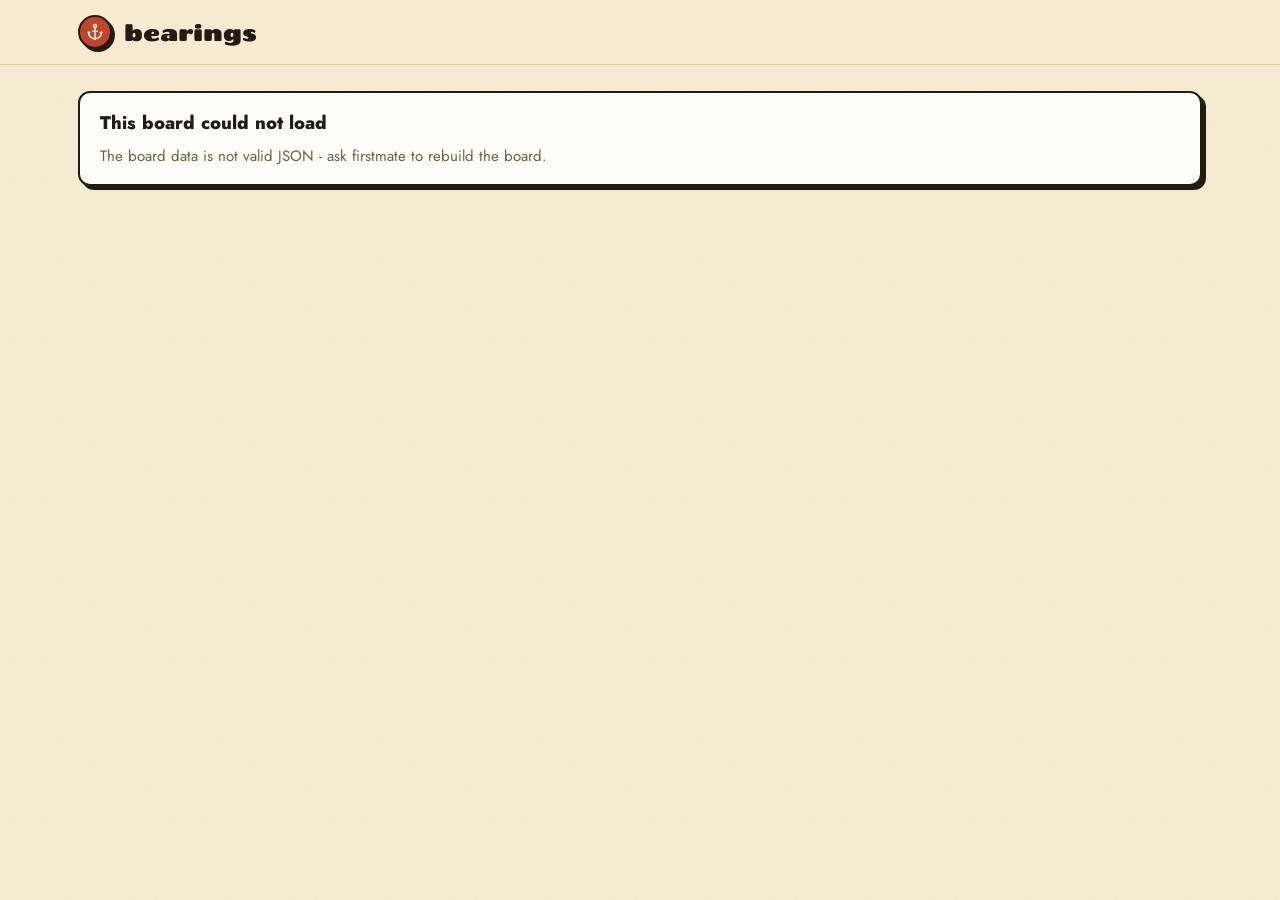
<file: .agents/skills/bearings/assets/board-template.html>
<!doctype html>
<html lang="en">
<head>
<meta charset="utf-8" />
<meta name="viewport" content="width=device-width, initial-scale=1" />
<title>Bearings - fleet board</title>
<style>
/* ============================================================
   Bearings board - Firstmate Design System, inlined for portability.
   Tokens copied verbatim from myfirstmate priv/static/assets/app.css
   (the compiled adoption of .agents/skills/firstmate-design).
   ============================================================ */
@import url("https://fonts.googleapis.com/css2?family=Chango&family=Jost:wght@400;500;600;700;800;900&family=JetBrains+Mono:wght@400;500;600;700&display=swap");

:root {
  --rust-700: #8f2f17; --rust-600: #a93a1f; --rust-500: #c0452a;
  --rust-400: #d35f3f; --rust-300: #e08365; --rust-100: #f4d8c9; --rust-050: #fbece3;
  --navy-700: #1a2238; --navy-600: #222c49; --navy-500: #2a3656;
  --navy-300: #6c7796; --navy-100: #d9deea;
  --gold-600: #b5791c; --gold-500: #e0a52e; --gold-300: #f0d38c; --gold-100: #f8ecc9;
  --ocean-600: #2f6688; --ocean-500: #3c7ea6; --ocean-200: #b6d4e2; --ocean-050: #e8f1f5;
  --sea-700: #234e3a; --sea-500: #2f6b4f; --sea-200: #b9d4c5; --sea-050: #e9f2ec;
  --paper-000: #fbf4e2; --paper-100: #f6ecd3; --paper-200: #f0e3c4; --paper-300: #e7d6ae;
  --cream-line: #ddc89c;
  --ink-900: #241c14; --ink-700: #3f3224; --ink-500: #6f5e46; --ink-300: #9c8a6c;
  --white: #fffdf7;
  --bg-page: var(--paper-100);
  --surface-card: var(--white);
  --surface-card-warm: var(--paper-000);
  --text-strong: var(--ink-900); --text-body: var(--ink-700);
  --text-muted: var(--ink-500); --text-faint: var(--ink-300);
  --border-default: var(--cream-line); --border-soft: var(--paper-300);
  --status-online: var(--sea-500); --status-online-soft: var(--sea-050);
  --status-warn: var(--gold-600); --status-warn-soft: var(--gold-100);
  --status-danger: var(--rust-600); --status-danger-soft: var(--rust-050);
  --status-info: var(--ocean-500); --status-info-soft: var(--ocean-050);
  --font-display: "Chango", "Cooper Black", Rockwell, Georgia, serif;
  --font-sans: "Jost", ui-sans-serif, system-ui, -apple-system, "Segoe UI", Roboto, Helvetica, Arial, sans-serif;
  --font-mono: "JetBrains Mono", ui-monospace, "SF Mono", Menlo, Consolas, monospace;
  --fs-h3: 1.4rem; --fs-h4: 1.15rem; --fs-base: 1rem; --fs-sm: 0.9375rem;
  --fs-xs: 0.8125rem; --fs-2xs: 0.6875rem;
  --ls-caps: 0.16em;
  --radius-xs: 6px; --radius-sm: 9px; --radius-md: 12px; --radius-banner: 7px;
  --radius-lg: 18px; --radius-pill: 999px;
  --shadow-sm: 0 1px 2px rgba(36, 28, 20, 0.06), 0 4px 10px rgba(36, 28, 20, 0.06);
  --shadow-hard: 4px 4px 0 var(--ink-900);
  --shadow-hard-sm: 3px 3px 0 var(--ink-900);
  --texture-paper: url("data:image/svg+xml,%3Csvg xmlns='http://www.w3.org/2000/svg' width='160' height='160'%3E%3Cfilter id='n'%3E%3CfeTurbulence type='fractalNoise' baseFrequency='0.85' numOctaves='2' stitchTiles='stitch'/%3E%3CfeColorMatrix type='saturate' values='0'/%3E%3C/filter%3E%3Crect width='100%25' height='100%25' filter='url(%23n)' opacity='0.045'/%3E%3C/svg%3E");
  --focus-ring: 0 0 0 3px var(--gold-300);
  --container-app: 1180px;
}

* { box-sizing: border-box; }
html, body { margin: 0; padding: 0; }
body {
  font-family: var(--font-sans);
  color: var(--text-body);
  background: var(--bg-page);
  background-image: var(--texture-paper);
  line-height: 1.55;
  -webkit-font-smoothing: antialiased;
}
a { color: inherit; text-decoration: none; }

/* ---- fm-badge (enamel sign-pin), verbatim contract ---- */
.fm-badge {
  display: inline-flex; align-items: center; gap: 6px;
  font-size: var(--fs-2xs); font-weight: 800; line-height: 1;
  padding: 5px 9px 4px; text-transform: uppercase; letter-spacing: 0.07em;
  border-radius: var(--radius-xs); border: 1.5px solid var(--ink-900);
  box-shadow: 2px 2px 0 var(--ink-900); white-space: nowrap;
}
.fm-badge--online  { background: var(--sea-500);  color: var(--paper-000); }
.fm-badge--warn    { background: var(--gold-500); color: var(--navy-700); }
.fm-badge--danger  { background: var(--rust-600); color: var(--paper-000); }
.fm-badge--info    { background: var(--ocean-500); color: var(--paper-000); }
.fm-badge--neutral { background: var(--paper-000); color: var(--ink-900); }
.fm-badge--solid   { background: var(--rust-500); color: var(--paper-000); }

/* ---- fm-btn ---- */
.fm-btn {
  display: inline-flex; align-items: center; justify-content: center; gap: 8px;
  font-family: var(--font-sans); font-weight: 800; line-height: 1; white-space: nowrap;
  border: 2px solid transparent; border-radius: var(--radius-banner); cursor: pointer;
  text-decoration: none; transition: background 120ms, border-color 120ms, transform 120ms, box-shadow 120ms;
}
.fm-btn:focus-visible { outline: none; box-shadow: var(--focus-ring); }
.fm-btn:active { transform: translateY(1px); }
.fm-btn--sm { font-size: var(--fs-xs); padding: 8px 16px; }
.fm-btn--primary { background: var(--rust-500); color: var(--white); border-color: var(--ink-900); box-shadow: var(--shadow-hard-sm); }
.fm-btn--primary:hover { background: var(--rust-600); }
.fm-btn--gold { background: var(--gold-500); color: var(--navy-700); border-color: var(--ink-900); box-shadow: var(--shadow-hard-sm); }
.fm-btn--gold:hover { background: var(--gold-600); color: var(--white); }
.fm-btn[disabled] { opacity: 0.5; cursor: not-allowed; }

/* ---- fm-card ---- */
.fm-card {
  background: var(--surface-card); border: 1px solid var(--border-default);
  border-radius: var(--radius-lg); box-shadow: var(--shadow-sm); overflow: hidden;
}
.fm-card--poster { border: 2px solid var(--ink-900); box-shadow: var(--shadow-hard); border-radius: var(--radius-md); }
.fm-card--warm { background: var(--surface-card-warm); }

/* ---- fm-sign (eyebrow section label) ---- */
.fm-sign {
  display: inline-flex; align-items: center; gap: 8px; font-weight: 800;
  text-transform: uppercase; letter-spacing: var(--ls-caps); font-size: var(--fs-xs);
  line-height: 1; white-space: nowrap;
}
.fm-sign--eyebrow { color: var(--rust-500); }
.fm-sign--muted { color: var(--ink-500); }
.fm-sign svg { width: 14px; height: 14px; }
.fm-ico { width: 1.15em; height: 1.15em; flex: none; vertical-align: -0.18em; }

/* ============================================================
   Board chrome (bb-*) - built on the same tokens
   ============================================================ */
.bb-nav {
  position: sticky; top: 0; z-index: 20;
  background: color-mix(in srgb, var(--paper-100) 86%, transparent);
  backdrop-filter: saturate(150%) blur(10px);
  border-bottom: 1px solid var(--border-default);
}
.bb-nav__inner {
  max-width: var(--container-app); margin: 0 auto; padding: 0 28px; height: 64px;
  display: flex; align-items: center; justify-content: space-between; gap: 16px;
}
.bb-brand { display: inline-flex; align-items: center; gap: 12px; }
.bb-brand__disc {
  display: grid; place-items: center; width: 34px; height: 34px; flex: none;
  border-radius: 999px; background: var(--rust-500); color: var(--paper-000);
  border: 2px solid var(--ink-900); box-shadow: var(--shadow-hard-sm);
}
.bb-brand__disc svg { width: 60%; height: 60%; }
.bb-brand__wm { font-family: var(--font-display); font-size: 23px; color: var(--text-strong); line-height: 1; }
.bb-meta-mono { font-family: var(--font-mono); font-size: var(--fs-xs); color: var(--text-faint); white-space: nowrap; }

.bb-main {
  max-width: var(--container-app); margin: 0 auto;
  padding: 26px 28px 72px; display: flex; flex-direction: column; gap: 22px;
}

/* stat strip */
.bb-stats { display: grid; grid-template-columns: repeat(auto-fit, minmax(150px, 1fr)); gap: 12px; }
.bb-stat {
  display: flex; flex-direction: column; gap: 4px; padding: 14px 16px; min-width: 0;
  background: var(--surface-card-warm); border: 1px solid var(--border-soft); border-radius: var(--radius-md);
}
.bb-stat--call { background: var(--rust-050); border: 2px solid var(--rust-500); }
.bb-stat__num { font-family: var(--font-mono); font-size: var(--fs-h3); font-weight: 600; line-height: 1; color: var(--text-strong); }
.bb-stat--call .bb-stat__num { color: var(--rust-600); }
.bb-stat__label { font-family: var(--font-mono); font-size: var(--fs-2xs); letter-spacing: 0.04em; text-transform: uppercase; color: var(--text-muted); }

.bb-section { display: flex; flex-direction: column; gap: 12px; min-width: 0; }
.bb-section__head { display: flex; align-items: baseline; justify-content: space-between; gap: 12px; }
.bb-cols { display: grid; grid-template-columns: minmax(0,1fr) minmax(0,1fr); gap: 22px; }

/* ---- Captain's Call: one card at a time, dealt off a visible stack ---- */
.bb-callwrap { display: flex; flex-direction: column; gap: 12px; }
/* extra top margin clears the pile edges that poke below the active card */
.bb-stacknav { display: flex; align-items: center; gap: 10px; margin-top: 6px; }
.bb-stacknav__count { flex: 1 1 auto; font-family: var(--font-mono); font-size: var(--fs-xs); color: var(--text-muted); }
.bb-stacknav__btn {
  display: inline-grid; place-items: center; width: 34px; height: 34px; cursor: pointer;
  background: var(--surface-card); color: var(--text-strong);
  border: 1.5px solid var(--border-default); border-radius: var(--radius-sm);
  transition: background 120ms, border-color 120ms;
}
.bb-stacknav__btn:hover { background: var(--paper-100); border-color: var(--ink-500); }
.bb-stacknav__btn:focus-visible { outline: none; box-shadow: var(--focus-ring); }
.bb-stacknav__btn[disabled] { opacity: 0.4; cursor: not-allowed; }
.bb-stacknav__btn svg { width: 16px; height: 16px; }
/* the stack: a squared-up paper pile - solid card faces at slight opposing
   rotations, like dealt cards, not translucent offset rectangles. The pile
   thins as cards are answered: two edges, then one, then none on the last. */
.bb-call { position: relative; display: grid; }
.bb-call::before, .bb-call::after {
  content: ""; position: absolute; inset: 0; z-index: 0;
  background: var(--surface-card); border: 2px solid var(--ink-900);
  border-radius: var(--radius-md); box-shadow: var(--shadow-hard-sm);
}
.bb-call::before { transform: rotate(1.3deg) translate(4px, 5px); }
.bb-call::after  { transform: rotate(-1.1deg) translate(-3px, 9px); }
.bb-call--penult::after { display: none; }
.bb-call--last::before, .bb-call--last::after,
.bb-call--empty::before, .bb-call--empty::after { display: none; }
.bb-call > .bb-decision { grid-area: 1 / 1; z-index: 1; }
.bb-call > .bb-decision[hidden] { display: none; }
.bb-decision { display: flex; flex-direction: column; }
.bb-decision__pad { padding: 18px 20px 16px; display: flex; flex-direction: column; gap: 12px; flex: 1; }
.bb-decision__top { display: flex; align-items: center; justify-content: space-between; gap: 10px; }
.bb-decision__repo { font-family: var(--font-mono); font-size: var(--fs-2xs); color: var(--text-faint); white-space: nowrap; }
.bb-decision__title { margin: 0; font-size: var(--fs-h4); font-weight: 800; color: var(--text-strong); line-height: 1.25; }
.bb-decision__detail { margin: 0; font-size: var(--fs-sm); color: var(--text-muted); line-height: 1.45; }
/* about / decide / recommended - three scannable context rows */
.bb-ctx { display: flex; flex-direction: column; gap: 6px; }
.bb-ctx__row { display: grid; grid-template-columns: 78px minmax(0,1fr); gap: 8px; align-items: baseline; }
.bb-ctx__k { font-family: var(--font-mono); font-size: var(--fs-2xs); letter-spacing: 0.04em;
  text-transform: uppercase; color: var(--text-faint); white-space: nowrap; }
.bb-ctx__v { font-size: var(--fs-sm); color: var(--text-muted); line-height: 1.4; min-width: 0; }
.bb-decision__link { font-family: var(--font-mono); font-size: var(--fs-xs); color: var(--ocean-600); font-weight: 600; overflow: hidden; text-overflow: ellipsis; white-space: nowrap; display: block; }
.bb-decision__link:hover { text-decoration: underline; }
/* One rhythm owner: the answer form is a flex column with the same 12px gap as
   the card pad, and the foot rides margin-top:auto so every Queue answer button
   sits on the same baseline with identical breathing room. */
.bb-decision form { display: flex; flex-direction: column; gap: 12px; flex: 1 1 auto; }
.bb-opts { display: flex; flex-direction: column; gap: 7px; }
.bb-opt {
  display: flex; align-items: flex-start; gap: 10px; padding: 9px 12px; cursor: pointer;
  background: var(--surface-card-warm); border: 1.5px solid var(--border-default);
  border-radius: var(--radius-sm); transition: border-color 120ms, background 120ms;
}
.bb-opt:hover { border-color: var(--ink-300); }
.bb-opt input { accent-color: var(--rust-500); margin-top: 3px; flex: none; }
.bb-opt__body { min-width: 0; flex: 1 1 auto; }
.bb-opt__label { display: block; font-size: var(--fs-sm); font-weight: 700; color: var(--text-strong); line-height: 1.3; }
.bb-opt__hint { display: block; font-size: var(--fs-xs); color: var(--text-muted); line-height: 1.35; margin-top: 1px; }
.bb-opt__rec { flex: none; align-self: center; font-size: var(--fs-2xs); font-weight: 800; text-transform: uppercase;
  letter-spacing: 0.07em; color: var(--navy-700); background: var(--gold-300);
  border: 1px solid var(--gold-600); border-radius: var(--radius-xs); padding: 3px 7px 2px; }
.bb-opt:has(input:checked) { border-color: var(--rust-500); background: var(--rust-050); box-shadow: inset 0 0 0 1px var(--rust-500); }
.bb-decision__foot { display: flex; align-items: center; gap: 10px; margin-top: auto; }
.bb-queued {
  display: none; align-items: center; gap: 6px;
  font-size: var(--fs-2xs); font-weight: 800; text-transform: uppercase; letter-spacing: 0.07em;
  color: var(--sea-700); background: var(--sea-050); border: 1.5px solid var(--sea-200);
  border-radius: var(--radius-xs); padding: 5px 9px 4px;
}
.is-queued .bb-queued { display: inline-flex; }
.bb-limit { display: none; font-size: var(--fs-xs); font-weight: 700; color: var(--status-danger); }
.bb-limit.is-visible { display: inline; }
.bb-freeform { width: 100%; font-family: var(--font-sans); font-size: var(--fs-sm); color: var(--text-strong);
  background: var(--surface-card); border: 1.5px solid var(--border-default); border-radius: var(--radius-sm); padding: 8px 11px; }
.bb-freeform:focus { outline: none; border-color: var(--rust-400); box-shadow: var(--focus-ring); }

/* ---- compact rows (Underway / Landed / Charted) ---- */
.bb-rows { display: flex; flex-direction: column; }
.bb-row {
  display: flex; align-items: center; gap: 12px; padding: 11px 18px;
  border-top: 1px solid var(--border-soft); min-width: 0;
}
.bb-row:first-child { border-top: none; }
.bb-row__main { min-width: 0; flex: 1 1 auto; }
.bb-row__title { font-size: var(--fs-sm); font-weight: 700; color: var(--text-strong); line-height: 1.3;
  overflow: hidden; text-overflow: ellipsis; white-space: nowrap; }
.bb-row__sub { font-size: var(--fs-xs); color: var(--text-muted); line-height: 1.3; margin-top: 1px;
  overflow: hidden; text-overflow: ellipsis; white-space: nowrap; }
.bb-row__id { font-family: var(--font-mono); font-size: var(--fs-2xs); color: var(--text-faint); white-space: nowrap; }
.bb-row__pr { font-family: var(--font-mono); font-size: var(--fs-xs); font-weight: 600; color: var(--ocean-600); white-space: nowrap; }
.bb-row__pr:hover { text-decoration: underline; }
.bb-row__check { width: 26px; height: 26px; border-radius: var(--radius-sm); display: grid; place-items: center; flex: none;
  background: var(--status-online-soft); color: var(--status-online); border: 1.5px solid var(--sea-200); }
.bb-row__check svg { width: 15px; height: 15px; }
.bb-morechip {
  display: inline-flex; align-items: center; gap: 6px; margin: 10px 18px 12px;
  font-size: var(--fs-xs); font-weight: 800; color: var(--text-muted);
  border: 1.5px dashed var(--ink-300); border-radius: var(--radius-pill); padding: 5px 12px; width: fit-content;
}
.bb-empty { padding: 18px; font-size: var(--fs-sm); color: var(--text-muted); }

/* ---- Charted Next dispatch picker ---- */
/* margin:0 kills the UA default checkbox margin so picker rows and spacer rows
   share one text left edge */
.bb-pick { accent-color: var(--rust-500); width: 16px; height: 16px; flex: none; cursor: pointer; margin: 0; }
.bb-pick-spacer { width: 16px; flex: none; }
.bb-dispatch {
  display: flex; align-items: center; gap: 12px; padding: 12px 18px;
  border-top: 1.5px solid var(--border-default); background: var(--paper-100);
}
.bb-dispatch__count { flex: 1 1 auto; font-size: var(--fs-xs); font-weight: 800; color: var(--text-muted);
  text-transform: uppercase; letter-spacing: 0.07em; }

.bb-foot { display: flex; justify-content: flex-end; border-top: 1px solid var(--border-default); padding-top: 14px; }

@media (max-width: 900px) {
  .bb-cols { grid-template-columns: 1fr; }
}
</style>
</head>
<body>

<header class="bb-nav">
  <div class="bb-nav__inner">
    <span class="bb-brand">
      <span class="bb-brand__disc">
        <svg viewBox="0 0 24 24" fill="none" stroke="currentColor" stroke-width="2" stroke-linecap="round" stroke-linejoin="round" aria-hidden="true">
          <path d="M12 6v16"/><path d="m19 13 2-1a9 9 0 0 1-18 0l2 1"/><path d="M9 11h6"/><circle cx="12" cy="4" r="2"/>
        </svg>
      </span>
      <span class="bb-brand__wm">bearings</span>
    </span>
  </div>
</header>

<main class="bb-main">

  <div class="bb-stats" id="bb-stats"></div>

  <div class="bb-cols">
  <section class="bb-section">
    <div class="bb-section__head">
      <span class="fm-sign fm-sign--eyebrow">
        <svg class="fm-ico" viewBox="0 0 24 24" fill="none" stroke="currentColor" stroke-width="2" stroke-linecap="round" stroke-linejoin="round"><path d="M10.268 21a2 2 0 0 0 3.464 0"/><path d="M3.262 15.326A1 1 0 0 0 4 17h16a1 1 0 0 0 .74-1.673C19.41 13.956 18 12.499 18 8A6 6 0 0 0 6 8c0 4.499-1.411 5.956-2.738 7.326"/></svg>
        Captain's Call
      </span>
      <span class="fm-sign fm-sign--muted" id="bb-call-sub"></span>
    </div>
    <div class="bb-callwrap">
      <div class="bb-call" id="bb-call"></div>
      <!-- nav sits under the stack so the active card's top edge aligns with
           the Charted Next card across the row -->
      <div class="bb-stacknav">
        <span class="bb-stacknav__count" id="bb-stack-count">-</span>
        <button type="button" class="bb-stacknav__btn" id="bb-stack-prev" aria-label="Previous card">
          <svg viewBox="0 0 24 24" fill="none" stroke="currentColor" stroke-width="2" stroke-linecap="round" stroke-linejoin="round"><path d="m15 18-6-6 6-6"/></svg>
        </button>
        <button type="button" class="bb-stacknav__btn" id="bb-stack-next" aria-label="Next card">
          <svg viewBox="0 0 24 24" fill="none" stroke="currentColor" stroke-width="2" stroke-linecap="round" stroke-linejoin="round"><path d="m9 18 6-6-6-6"/></svg>
        </button>
      </div>
    </div>
  </section>

  <section class="bb-section">
    <div class="bb-section__head">
      <span class="fm-sign fm-sign--eyebrow">
        <svg class="fm-ico" viewBox="0 0 24 24" fill="none" stroke="currentColor" stroke-width="2" stroke-linecap="round" stroke-linejoin="round"><polyline points="22 12 16 12 14 15 10 15 8 12 2 12"/><path d="M5.45 5.11 2 12v6a2 2 0 0 0 2 2h16a2 2 0 0 0 2-2v-6l-3.45-6.89A2 2 0 0 0 16.76 4H7.24a2 2 0 0 0-1.79 1.11z"/></svg>
        Charted Next
      </span>
      <span class="fm-sign fm-sign--muted" id="bb-charted-sub"></span>
    </div>
    <div class="fm-card fm-card--warm">
      <div class="bb-rows" id="bb-charted"></div>
      <div class="bb-dispatch" id="bb-dispatch" hidden>
        <span class="bb-dispatch__count" id="bb-dispatch-count">nothing picked</span>
        <span class="bb-queued" id="bb-dispatch-queued">
          <svg class="fm-ico" viewBox="0 0 24 24" fill="none" stroke="currentColor" stroke-width="2" stroke-linecap="round" stroke-linejoin="round"><path d="M20 6 9 17l-5-5"/></svg>
          queued
        </span>
        <button type="button" class="fm-btn fm-btn--sm fm-btn--gold" id="bb-dispatch-btn">Queue dispatch order</button>
      </div>
    </div>
  </section>
  </div>

  <div class="bb-cols">
    <section class="bb-section">
      <div class="bb-section__head">
        <span class="fm-sign fm-sign--eyebrow">
          <svg class="fm-ico" viewBox="0 0 24 24" fill="none" stroke="currentColor" stroke-width="2" stroke-linecap="round" stroke-linejoin="round"><path d="M12 10.189V14"/><path d="M12 2v3"/><path d="M19 13V7a2 2 0 0 0-2-2H7a2 2 0 0 0-2 2v6"/><path d="M19.38 20A11.6 11.6 0 0 0 21 14l-8.188-3.639a2 2 0 0 0-1.624 0L3 14a11.6 11.6 0 0 0 2.81 7.76"/><path d="M2 21c.6.5 1.2 1 2.5 1 2.5 0 2.5-2 5-2 1.3 0 1.9.5 2.5 1s1.2 1 2.5 1c2.5 0 2.5-2 5-2 1.3 0 1.9.5 2.5 1"/></svg>
          Underway
        </span>
      </div>
      <div class="fm-card"><div class="bb-rows" id="bb-underway"></div></div>
    </section>

    <section class="bb-section">
      <div class="bb-section__head">
        <span class="fm-sign fm-sign--eyebrow">
          <svg class="fm-ico" viewBox="0 0 24 24" fill="none" stroke="currentColor" stroke-width="2" stroke-linecap="round" stroke-linejoin="round"><path d="M21.801 10A10 10 0 1 1 17 3.335"/><path d="m9 11 3 3L22 4"/></svg>
          Recently Landed
        </span>
      </div>
      <div class="fm-card"><div class="bb-rows" id="bb-landed"></div></div>
    </section>
  </div>

  <footer class="bb-foot">
    <span class="bb-meta-mono" id="bb-provenance">-</span>
  </footer>

</main>

<!-- ONE SLOT. bin/fm-bearings-board.sh build injects the fresh
     fm-bearings-board.v1 payload in place of the placeholder below; everything
     above and below is the shipped template and is never regenerated per run. -->
<script id="bearings-data" type="application/json">
__FM_BEARINGS_BOARD_DATA__
</script>

<script>
(function () {
  "use strict";

  /* Fail closed: a board with unreadable or wrong-schema data says so plainly
     instead of rendering an empty page that looks like an empty fleet. */
  function renderBoardError(msg) {
    var main = document.querySelector(".bb-main");
    main.innerHTML = "";
    var card = document.createElement("div");
    card.className = "fm-card fm-card--poster bb-decision";
    var pad = document.createElement("div");
    pad.className = "bb-decision__pad";
    var h = document.createElement("h3");
    h.className = "bb-decision__title";
    h.textContent = "This board could not load";
    var d = document.createElement("p");
    d.className = "bb-decision__detail";
    d.textContent = msg + " - ask firstmate to rebuild the board.";
    pad.appendChild(h);
    pad.appendChild(d);
    card.appendChild(pad);
    main.appendChild(card);
  }

  var data;
  try {
    data = JSON.parse(document.getElementById("bearings-data").textContent);
  } catch (e) {
    renderBoardError("The board data is not valid JSON");
    return;
  }
  if (!data || data.schema !== "fm-bearings-board.v1") {
    renderBoardError("Unsupported board data schema: " + (data && data.schema ? data.schema : "(none)"));
    return;
  }
  var fleetLists = [data.captains_call, data.underway, data.landed, data.charted];
  var callItemsValid = Array.isArray(data.captains_call) && data.captains_call.every(function (item) {
    return item && typeof item === "object" &&
      typeof item.key === "string" && item.key.length > 0 &&
      typeof item.type === "string" && item.type.length > 0 &&
      typeof item.title === "string" && item.title.length > 0 &&
      Array.isArray(item.options);
  });
  if (!fleetLists.every(Array.isArray) || !callItemsValid) {
    renderBoardError("The board data does not have the required structure");
    return;
  }

  try {
  function el(tag, cls, text) {
    var n = document.createElement(tag);
    if (cls) n.className = cls;
    if (text != null) n.textContent = text;
    return n;
  }
  function badge(tone, text) { return el("span", "fm-badge fm-badge--" + tone, text); }
  /* Warnings ride the charted feed for layout only; they are alarms, not work,
     so every count of queued work excludes them. */
  function isWarning(t) { return t && t.kind === "warning"; }
  function chartedQueued(rows) { return (rows || []).filter(function (t) { return !isWarning(t); }); }
  var chartedMoreQueued = data.charted_more || 0;
  var chartedMoreWarnings = data.charted_warning_more || 0;
  function utf8ByteLength(text) { return new TextEncoder().encode(text).length; }
  var CHECK_SVG = '<svg class="fm-ico" viewBox="0 0 24 24" fill="none" stroke="currentColor" stroke-width="2" stroke-linecap="round" stroke-linejoin="round"><path d="M20 6 9 17l-5-5"/></svg>';

  document.getElementById("bb-provenance").textContent = data.schema + " · " + data.generated;

  /* stat strip */
  var callTotal = data.captains_call.length;
  var stats = [
    { n: callTotal, l: "need you", call: true },
    { n: data.underway.length, l: "underway" },
    { n: data.landed.length, l: "landed recently" },
    { n: chartedQueued(data.charted).length + chartedMoreQueued, l: "charted next" }
  ];
  var strip = document.getElementById("bb-stats");
  stats.forEach(function (s) {
    var t = el("div", "bb-stat" + (s.call ? " bb-stat--call" : ""));
    t.appendChild(el("span", "bb-stat__num", String(s.n)));
    t.appendChild(el("span", "bb-stat__label", s.l));
    strip.appendChild(t);
  });
  document.getElementById("bb-call-sub").textContent =
    callTotal ? callTotal + " item" + (callTotal === 1 ? "" : "s") + " wait on you, captain" : "nothing needs you, captain";

  /* Captain's Call deck: every item renders as the same full card */
  var deck = document.getElementById("bb-call");
  function ctxRow(k, v, rec) {
    var row = el("div", "bb-ctx__row" + (rec ? " bb-ctx__row--rec" : ""));
    row.appendChild(el("span", "bb-ctx__k", k));
    row.appendChild(el("span", "bb-ctx__v", v));
    return row;
  }

  data.captains_call.forEach(function (item) {
    var card = el("div", "fm-card fm-card--poster bb-decision");
    var pad = el("div", "bb-decision__pad");

    var top = el("div", "bb-decision__top");
    if (item.type === "merge") {
      top.appendChild(badge("online", "checks green"));
      top.appendChild(badge(item.risk === "low" ? "neutral" : "warn", "risk " + item.risk));
    } else {
      top.appendChild(badge("solid", "decision"));
      top.appendChild(el("span", "bb-decision__repo", item.repo));
    }
    pad.appendChild(top);

    pad.appendChild(el("h3", "bb-decision__title", item.title));

    if (item.type === "merge") {
      if (item.detail) pad.appendChild(el("p", "bb-decision__detail", item.detail));
      if (item.pr_url) {
        var pr = el("a", "bb-decision__link", item.pr_url);
        pr.href = item.pr_url; pr.target = "_blank"; pr.rel = "noopener";
        pad.appendChild(pr);
      }
    } else {
      /* the rec marker on the option itself carries the recommendation */
      var ctx = el("div", "bb-ctx");
      if (item.about) ctx.appendChild(ctxRow("about", item.about));
      if (item.decide) ctx.appendChild(ctxRow("decide", item.decide));
      pad.appendChild(ctx);
    }

    var form = document.createElement("form");
    form.setAttribute("data-lavish-question", item.key);
    var opts = el("div", "bb-opts");
    item.options.forEach(function (o) {
      var lab = el("label", "bb-opt");
      var input = document.createElement("input");
      input.type = "radio"; input.name = "answer"; input.value = o.value;
      lab.appendChild(input);
      var body = el("span", "bb-opt__body");
      body.appendChild(el("span", "bb-opt__label", o.label));
      if (o.hint) body.appendChild(el("span", "bb-opt__hint", o.hint));
      lab.appendChild(body);
      if (item.recommend_value && o.value === item.recommend_value) {
        lab.appendChild(el("span", "bb-opt__rec", "rec"));
      }
      opts.appendChild(lab);
    });
    form.appendChild(opts);

    if (item.allow_freeform) {
      var ff = document.createElement("input");
      ff.type = "text"; ff.name = "note"; ff.className = "bb-freeform";
      ff.placeholder = item.freeform_hint || "or answer in your own words…";
      form.appendChild(ff);
    }

    var foot = el("div", "bb-decision__foot");
    var btn = el("button", "fm-btn fm-btn--sm " + (item.type === "merge" ? "fm-btn--gold" : "fm-btn--primary"), "Queue answer");
    btn.type = "submit";
    foot.appendChild(btn);
    var q = el("span", "bb-queued");
    q.innerHTML = CHECK_SVG + " queued";
    foot.appendChild(q);
    var answerLimit = el("span", "bb-limit");
    answerLimit.setAttribute("role", "alert");
    foot.appendChild(answerLimit);
    form.appendChild(foot);

    form.addEventListener("submit", function (ev) {
      ev.preventDefault();
      answerLimit.classList.remove("is-visible");
      var fd = new FormData(form);
      var value = fd.get("answer");
      var note = (fd.get("note") || "").trim();
      var displayAnswer = value ? (note ? value + " - " + note : value) : note;
      if (!displayAnswer) return;
      if (utf8ByteLength(displayAnswer) > 512) {
        answerLimit.textContent = "Answer is too long to queue (512 bytes maximum).";
        answerLimit.classList.add("is-visible");
        return;
      }
      if (window.lavish && window.lavish.queuePrompt) {
        /* The versioned context keeps the selected option separate from its
           note, while close carries the composer-declared completion mode. */
        var ctxData = {
          schema: "fm-bearings-answer.v1",
          question: item.key,
          selection: value || "",
          note: note
        };
        if (item.close) ctxData.close = item.close;
        window.lavish.queuePrompt(
          "Captain's Call answer - " + item.title + ": " + displayAnswer,
          { tag: "choice", text: item.title + " -> " + displayAnswer, element: form,
            data: ctxData }
        );
      }
      card.classList.add("is-queued");
      /* deal the next card once this one is answered */
      setTimeout(function () { showCard(active < cards.length - 1 ? active + 1 : active); }, 450);
    });

    pad.appendChild(form);
    card.appendChild(pad);
    deck.appendChild(card);
  });

  /* stack navigation: one card at a time, dealt off the pile */
  var cards = Array.prototype.slice.call(deck.children);
  var active = 0;
  var stackCount = document.getElementById("bb-stack-count");
  var stackPrev = document.getElementById("bb-stack-prev");
  var stackNext = document.getElementById("bb-stack-next");
  var stackNav = stackCount.parentNode;
  function showCard(i) {
    active = Math.max(0, Math.min(cards.length - 1, i));
    cards.forEach(function (c, j) { c.hidden = j !== active; });
    var answered = deck.querySelectorAll(".is-queued").length;
    stackCount.textContent = "card " + (active + 1) + " of " + cards.length +
      (answered ? " · " + answered + " answered" : "");
    stackPrev.disabled = active === 0;
    stackNext.disabled = active === cards.length - 1;
    /* the pile thins as the deal approaches the bottom */
    deck.classList.toggle("bb-call--penult", active === cards.length - 2);
    deck.classList.toggle("bb-call--last", active === cards.length - 1);
  }
  if (cards.length) {
    stackPrev.addEventListener("click", function () { showCard(active - 1); });
    stackNext.addEventListener("click", function () { showCard(active + 1); });
    showCard(0);
  } else {
    deck.classList.add("bb-call--empty");
    deck.appendChild(el("div", "bb-empty", "Nothing needs your action right now."));
    stackNav.hidden = true;
  }

  /* Underway */
  var uw = document.getElementById("bb-underway");
  if (!data.underway.length) uw.appendChild(el("div", "bb-empty", "Nothing is underway."));
  data.underway.forEach(function (t) {
    var row = el("div", "bb-row");
    row.appendChild(badge(t.state === "working" ? "online" : "info", t.state));
    var main = el("div", "bb-row__main");
    main.appendChild(el("div", "bb-row__title", t.doing));
    /* captain-facing rows name the repo; the internal task id shows only when
       no repo is known */
    main.appendChild(el("div", "bb-row__sub", t.kind + " · " + (t.repo || t.id)));
    row.appendChild(main);
    uw.appendChild(row);
  });

  /* Landed */
  var ld = document.getElementById("bb-landed");
  if (!data.landed.length) ld.appendChild(el("div", "bb-empty", "No recent completions are in the current baseline."));
  data.landed.forEach(function (t) {
    var row = el("div", "bb-row");
    var chk = el("span", "bb-row__check");
    chk.innerHTML = '<svg viewBox="0 0 24 24" fill="none" stroke="currentColor" stroke-width="2" stroke-linecap="round" stroke-linejoin="round"><path d="M20 6 9 17l-5-5"/></svg>';
    row.appendChild(chk);
    var main = el("div", "bb-row__main");
    main.appendChild(el("div", "bb-row__title", t.what));
    main.appendChild(el("div", "bb-row__sub", (t.repo || t.id) + " · " + t.owner));
    row.appendChild(main);
    if (t.pr_url) {
      var a = el("a", "bb-row__pr", "#" + t.pr_url.split("/").pop());
      a.href = t.pr_url; a.title = t.pr_url; a.target = "_blank"; a.rel = "noopener";
      row.appendChild(a);
    }
    ld.appendChild(row);
  });

  /* Charted Next + dispatch picker */
  var ch = document.getElementById("bb-charted");
  var bar = document.getElementById("bb-dispatch");
  var barCount = document.getElementById("bb-dispatch-count");
  var barBtn = document.getElementById("bb-dispatch-btn");
  var anyPickable = false;

  function pickedIds() {
    return Array.prototype.map.call(ch.querySelectorAll(".bb-pick:checked"), function (c) { return c.value; });
  }
  function refreshBar(limitMessage) {
    var n = pickedIds().length;
    barCount.textContent = limitMessage || (n ? n + " picked for dispatch" : "pick queued work to dispatch");
    barBtn.disabled = !n;
  }

  if (!chartedQueued(data.charted).length && !chartedMoreQueued) {
    ch.appendChild(el("div", "bb-empty", "Nothing is queued."));
  }
  data.charted.forEach(function (t) {
    var row = el("div", "bb-row");
    if (t.dispatchable && !isWarning(t)) {
      anyPickable = true;
      var pick = document.createElement("input");
      pick.type = "checkbox"; pick.className = "bb-pick"; pick.value = t.id;
      pick.setAttribute("aria-label", "Pick " + t.id + " for dispatch");
      pick.addEventListener("change", function () {
        if (pick.checked && utf8ByteLength(pickedIds().join(",")) > 512) {
          pick.checked = false;
          refreshBar("Selection limit reached (512 bytes maximum). ");
          return;
        }
        refreshBar();
      });
      row.appendChild(pick);
    } else {
      row.appendChild(el("span", "bb-pick-spacer"));
    }
    var main = el("div", "bb-row__main");
    main.appendChild(el("div", "bb-row__title", t.title));
    /* second line keeps the title uncrowded in the half-width column */
    var chSub = t.repo || t.id;
    main.appendChild(el("div", "bb-row__sub", t.reason ? t.reason + " · " + chSub : chSub));
    row.appendChild(main);
    if (isWarning(t)) row.appendChild(badge("danger", "needs repair"));
    else if (t.reason) row.appendChild(badge("warn", "waiting"));
    ch.appendChild(row);
  });
  var chartedShown = chartedQueued(data.charted).length;
  var chartedTotal = chartedShown + chartedMoreQueued;
  document.getElementById("bb-charted-sub").textContent =
    chartedMoreQueued ? "showing " + chartedShown + " of " + chartedTotal : "";
  if (chartedMoreQueued) {
    ch.appendChild(el("span", "bb-morechip", "+" + chartedMoreQueued + " more queued - ask firstmate for the full chart"));
  }
  if (chartedMoreWarnings) {
    ch.appendChild(el("span", "bb-morechip", "+" + chartedMoreWarnings + " more repair warning" + (chartedMoreWarnings === 1 ? "" : "s") + " - ask firstmate for the full chart"));
  }

  if (anyPickable) {
    bar.hidden = false;
    refreshBar();
    barBtn.addEventListener("click", function () {
      var ids = pickedIds();
      var dispatchAnswer = ids.join(",");
      if (!ids.length) return;
      if (utf8ByteLength(dispatchAnswer) > 512) {
        refreshBar("Selection is too long to queue (512 bytes maximum). ");
        return;
      }
      if (window.lavish && window.lavish.queuePrompt) {
        window.lavish.queuePrompt(
          "Dispatch order - start this queued work now: " + ids.join(", "),
          { tag: "choice", text: "Dispatch: " + ids.join(", "), element: bar,
            queueKey: "dispatch.charted",
            data: { question: "dispatch.charted", answer: dispatchAnswer } }
        );
      }
      bar.classList.add("is-queued");
    });
  }
  } catch (e) {
    renderBoardError("The board data could not be rendered");
  }
})();
</script>
</body>
</html>
</file>
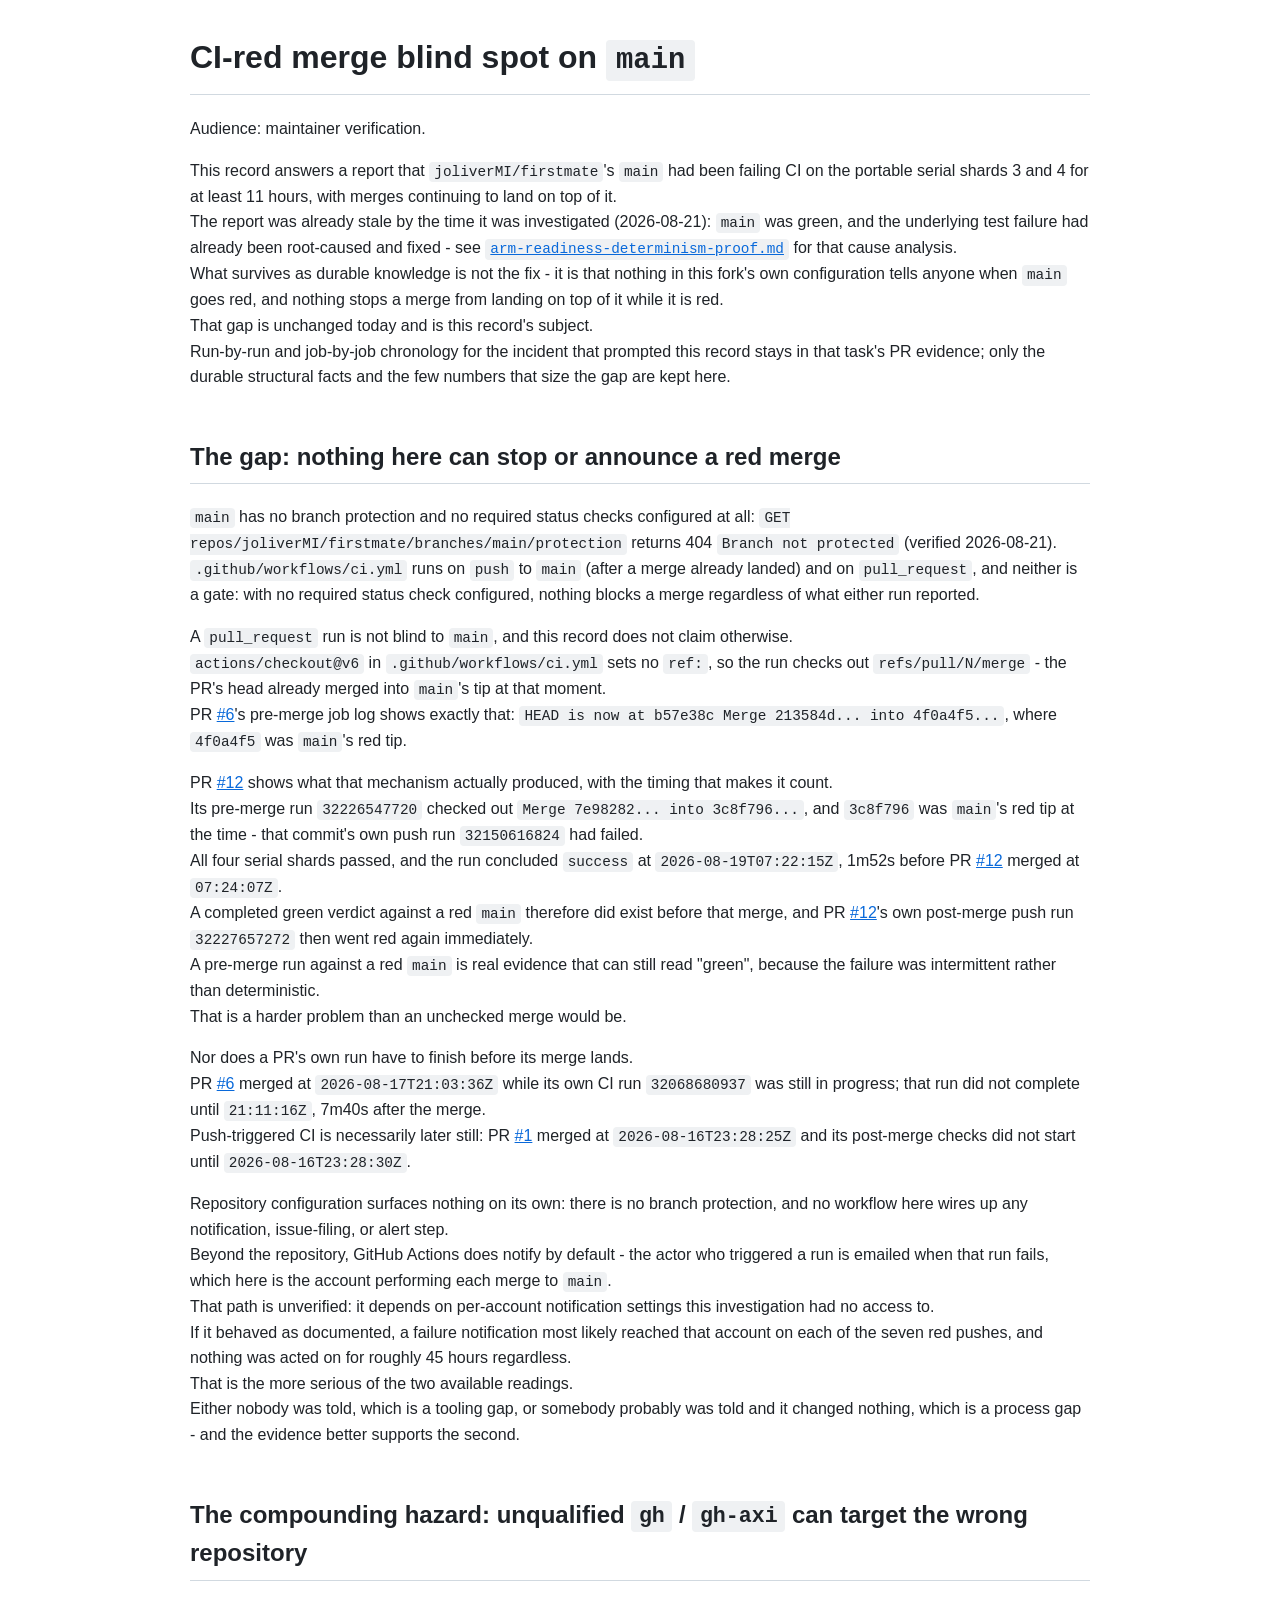
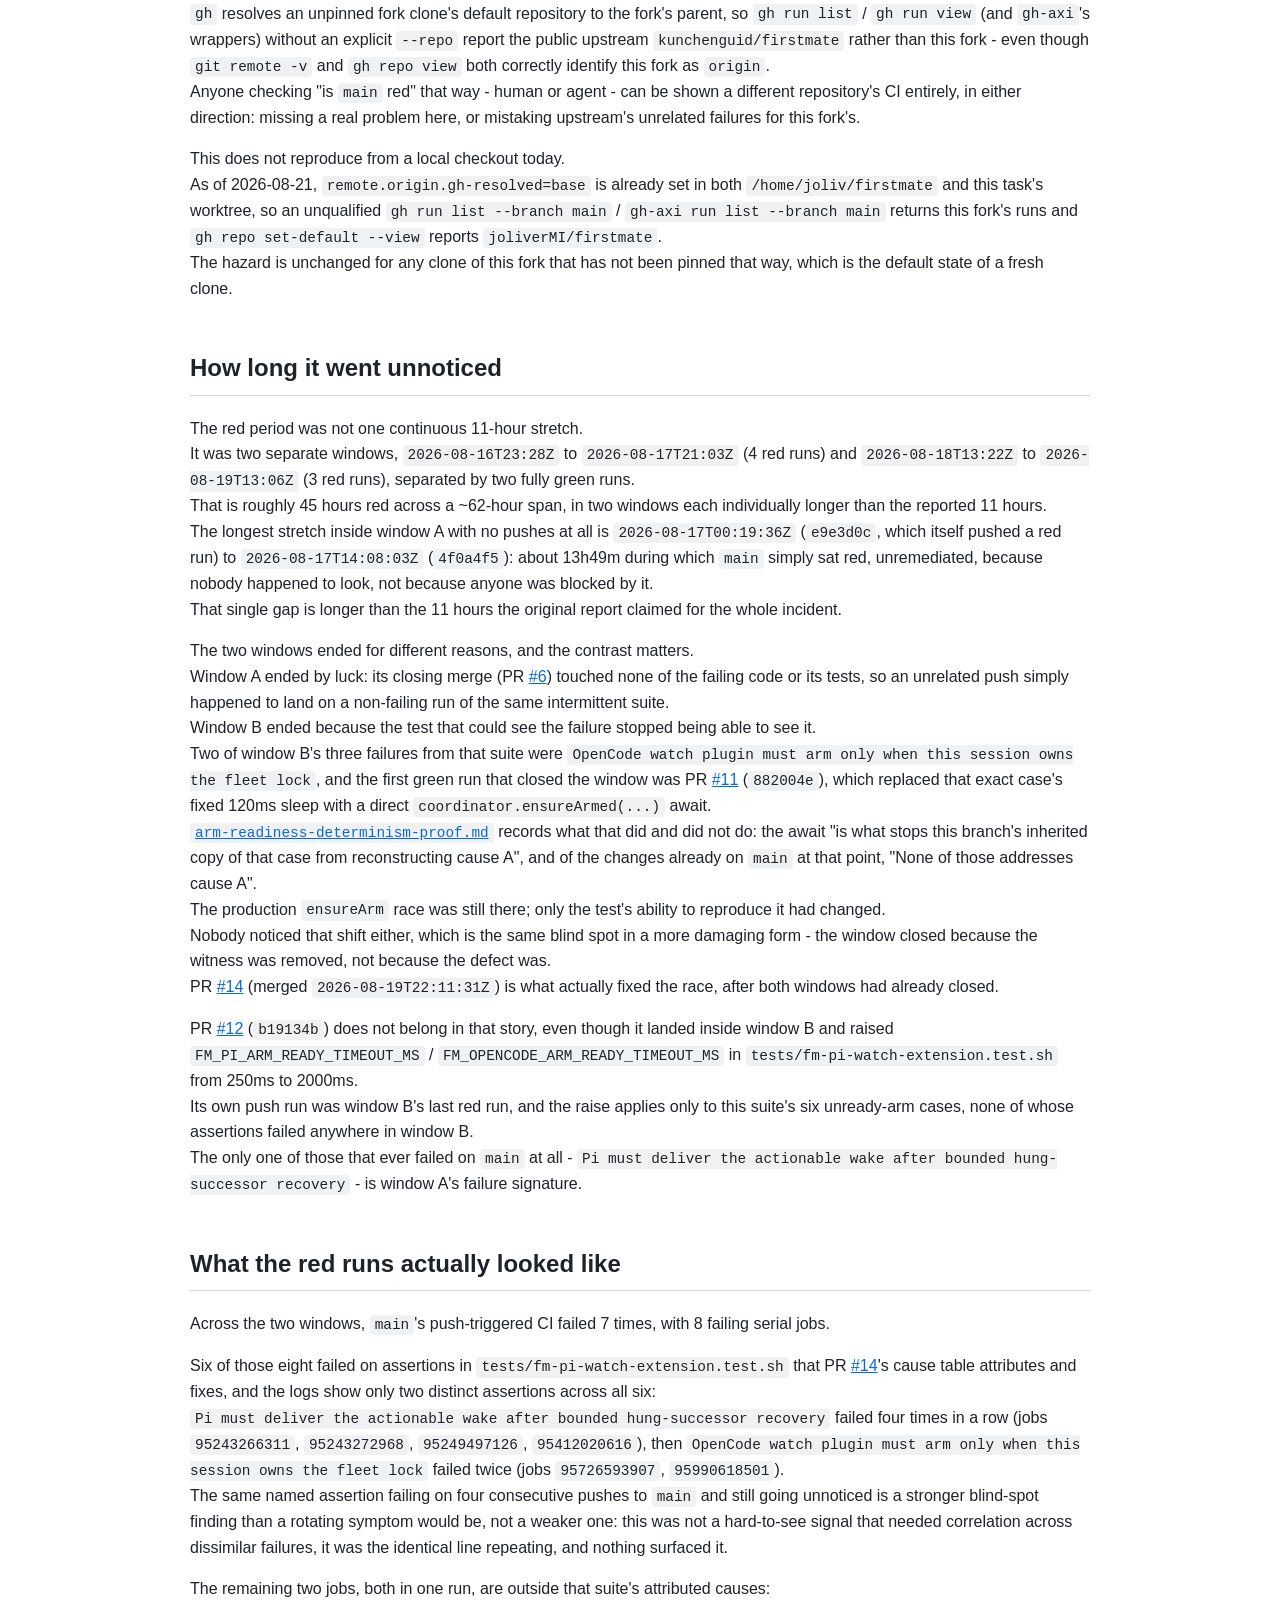
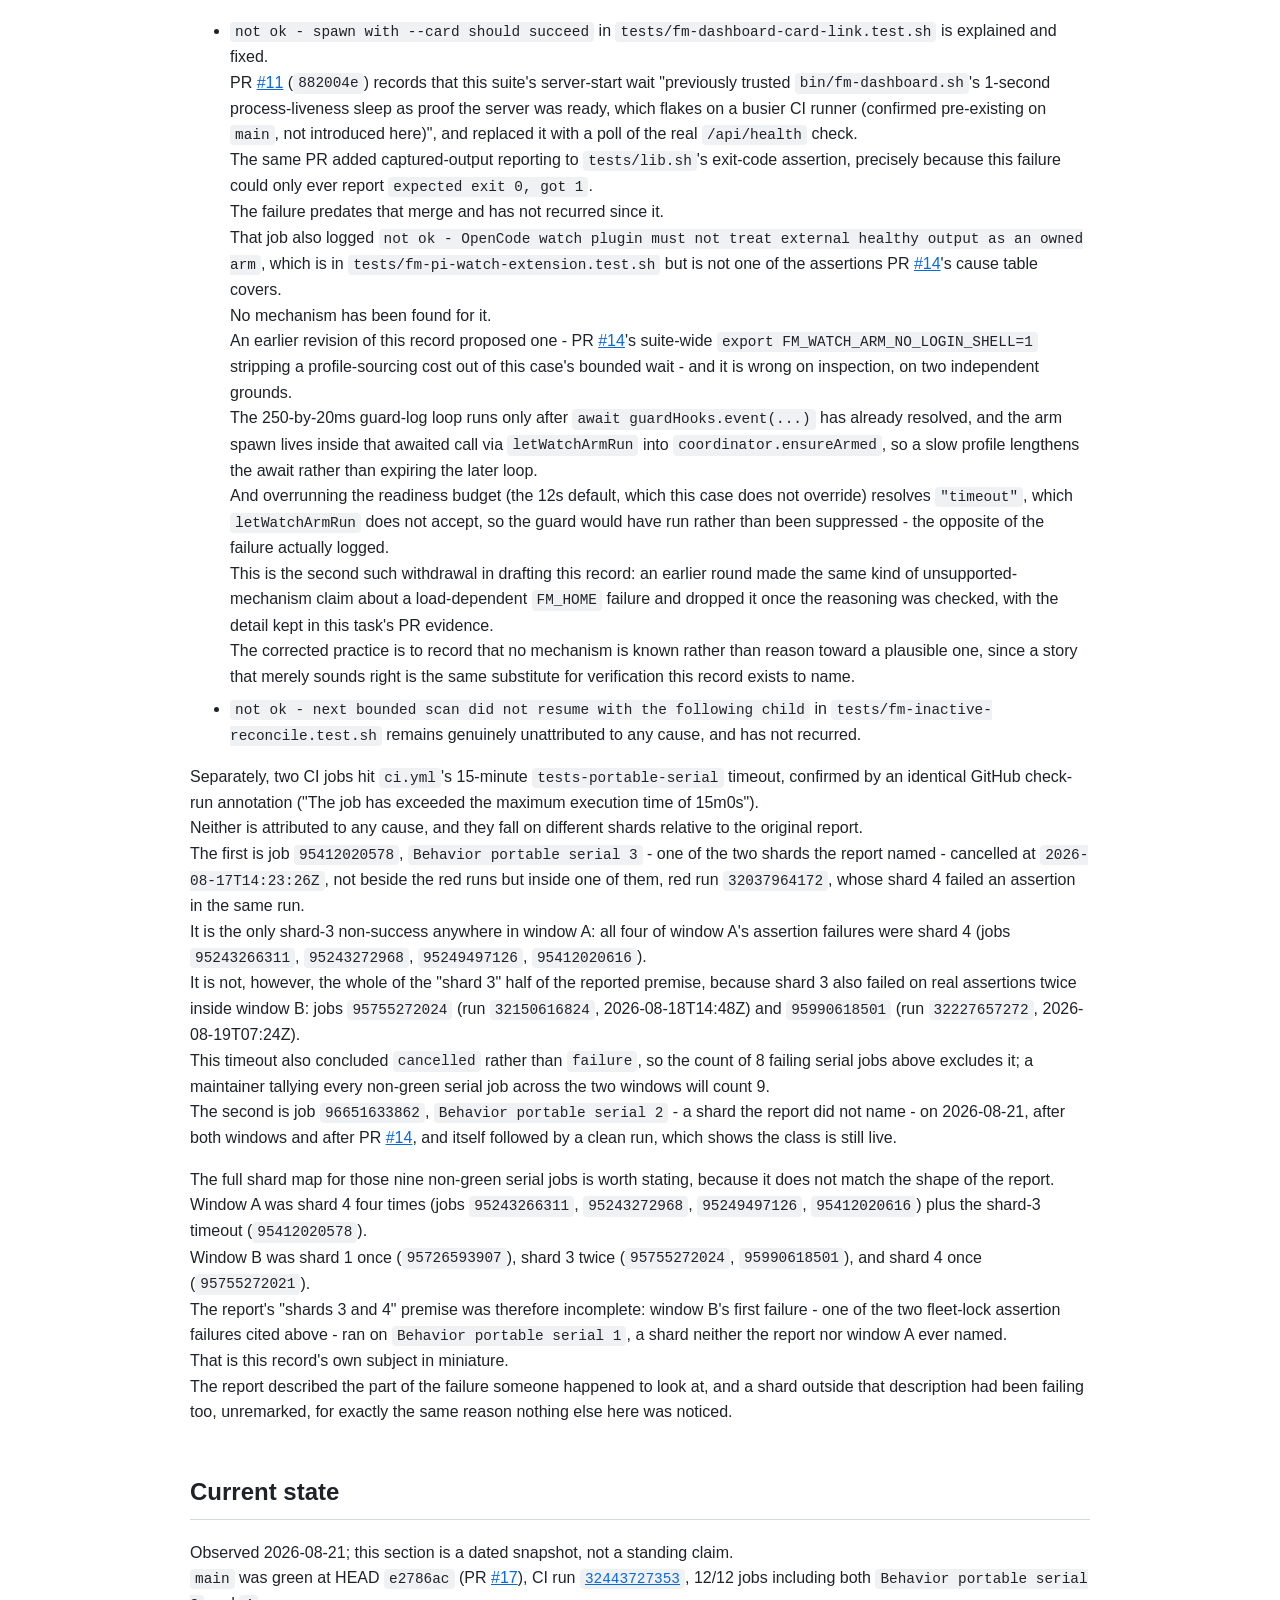
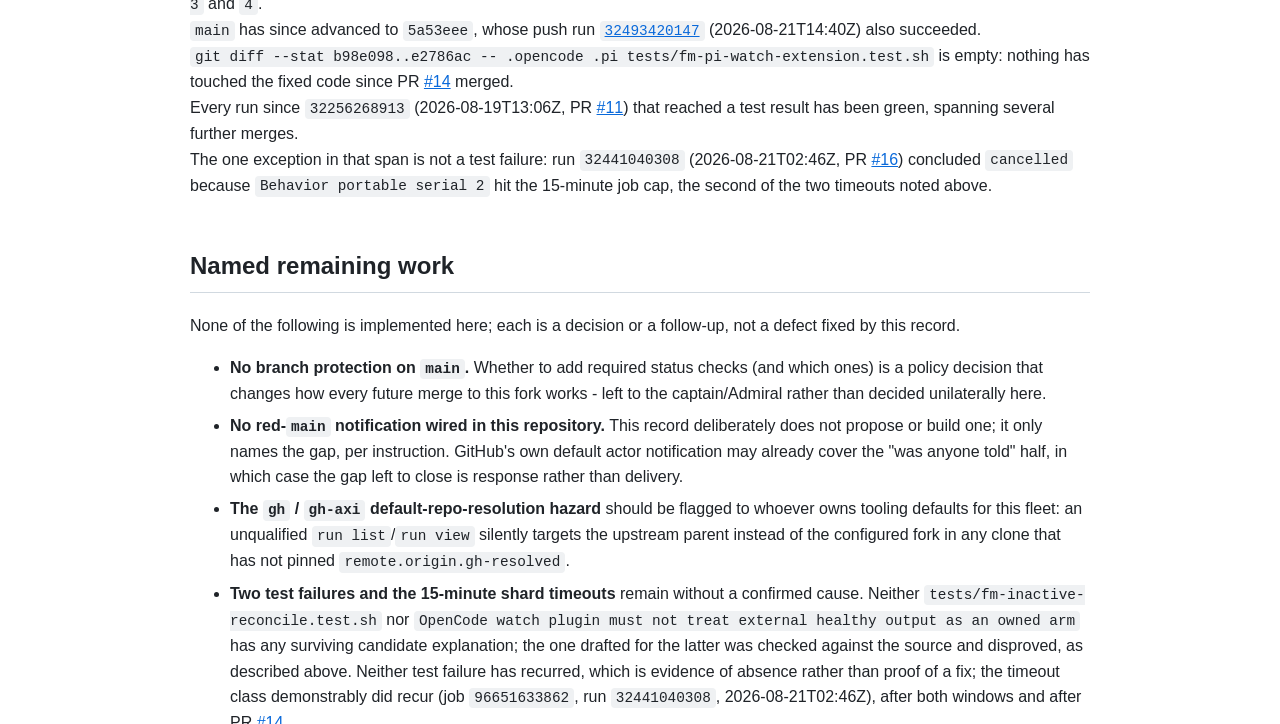
<file: .no-mistakes/evidence/fm/fm-fork-main-ci-red/02-rendered-record.html>
<!doctype html><meta charset="utf-8"><title>ci-red-merge-blind-spot.md</title>
<style>body{font:16px/1.6 -apple-system,Segoe UI,Helvetica,Arial,sans-serif;max-width:900px;margin:2rem auto;padding:0 2rem;color:#1f2328}
code{background:#eff1f3;padding:.15em .35em;border-radius:4px;font-size:.9em}h1{border-bottom:1px solid #d1d9e0;padding-bottom:.3em}
h2{border-bottom:1px solid #d1d9e0;padding-bottom:.3em;margin-top:2em}a{color:#0969da}li{margin:.4em 0}</style>
<div class="markdown-body"><h1 dir="auto">CI-red merge blind spot on <code class="notranslate">main</code></h1>
<p dir="auto">Audience: maintainer verification.</p>
<p dir="auto">This record answers a report that <code class="notranslate">joliverMI/firstmate</code>'s <code class="notranslate">main</code> had been failing CI on the portable serial shards 3 and 4 for at least 11 hours, with merges continuing to land on top of it.<br>
The report was already stale by the time it was investigated (2026-08-21): <code class="notranslate">main</code> was green, and the underlying test failure had already been root-caused and fixed - see <a href="../arm-readiness-determinism-proof.md"><code class="notranslate">arm-readiness-determinism-proof.md</code></a> for that cause analysis.<br>
What survives as durable knowledge is not the fix - it is that nothing in this fork's own configuration tells anyone when <code class="notranslate">main</code> goes red, and nothing stops a merge from landing on top of it while it is red.<br>
That gap is unchanged today and is this record's subject.<br>
Run-by-run and job-by-job chronology for the incident that prompted this record stays in that task's PR evidence; only the durable structural facts and the few numbers that size the gap are kept here.</p>
<h2 dir="auto">The gap: nothing here can stop or announce a red merge</h2>
<p dir="auto"><code class="notranslate">main</code> has no branch protection and no required status checks configured at all: <code class="notranslate">GET repos/joliverMI/firstmate/branches/main/protection</code> returns 404 <code class="notranslate">Branch not protected</code> (verified 2026-08-21).<br>
<code class="notranslate">.github/workflows/ci.yml</code> runs on <code class="notranslate">push</code> to <code class="notranslate">main</code> (after a merge already landed) and on <code class="notranslate">pull_request</code>, and neither is a gate: with no required status check configured, nothing blocks a merge regardless of what either run reported.</p>
<p dir="auto">A <code class="notranslate">pull_request</code> run is not blind to <code class="notranslate">main</code>, and this record does not claim otherwise.<br>
<code class="notranslate">actions/checkout@v6</code> in <code class="notranslate">.github/workflows/ci.yml</code> sets no <code class="notranslate">ref:</code>, so the run checks out <code class="notranslate">refs/pull/N/merge</code> - the PR's head already merged into <code class="notranslate">main</code>'s tip at that moment.<br>
PR <a class="issue-link js-issue-link" data-error-text="Failed to load title" data-id="5175275806" data-permission-text="Title is private" data-url="https://github.com/joliverMI/firstmate/issues/6" data-hovercard-type="pull_request" data-hovercard-url="/joliverMI/firstmate/pull/6/hovercard" href="https://github.com/joliverMI/firstmate/pull/6">#6</a>'s pre-merge job log shows exactly that: <code class="notranslate">HEAD is now at b57e38c Merge 213584d... into 4f0a4f5...</code>, where <code class="notranslate">4f0a4f5</code> was <code class="notranslate">main</code>'s red tip.</p>
<p dir="auto">PR <a class="issue-link js-issue-link" data-error-text="Failed to load title" data-id="5189660019" data-permission-text="Title is private" data-url="https://github.com/joliverMI/firstmate/issues/12" data-hovercard-type="pull_request" data-hovercard-url="/joliverMI/firstmate/pull/12/hovercard" href="https://github.com/joliverMI/firstmate/pull/12">#12</a> shows what that mechanism actually produced, with the timing that makes it count.<br>
Its pre-merge run <code class="notranslate">32226547720</code> checked out <code class="notranslate">Merge 7e98282... into 3c8f796...</code>, and <code class="notranslate">3c8f796</code> was <code class="notranslate">main</code>'s red tip at the time - that commit's own push run <code class="notranslate">32150616824</code> had failed.<br>
All four serial shards passed, and the run concluded <code class="notranslate">success</code> at <code class="notranslate">2026-08-19T07:22:15Z</code>, 1m52s before PR <a class="issue-link js-issue-link" data-error-text="Failed to load title" data-id="5189660019" data-permission-text="Title is private" data-url="https://github.com/joliverMI/firstmate/issues/12" data-hovercard-type="pull_request" data-hovercard-url="/joliverMI/firstmate/pull/12/hovercard" href="https://github.com/joliverMI/firstmate/pull/12">#12</a> merged at <code class="notranslate">07:24:07Z</code>.<br>
A completed green verdict against a red <code class="notranslate">main</code> therefore did exist before that merge, and PR <a class="issue-link js-issue-link" data-error-text="Failed to load title" data-id="5189660019" data-permission-text="Title is private" data-url="https://github.com/joliverMI/firstmate/issues/12" data-hovercard-type="pull_request" data-hovercard-url="/joliverMI/firstmate/pull/12/hovercard" href="https://github.com/joliverMI/firstmate/pull/12">#12</a>'s own post-merge push run <code class="notranslate">32227657272</code> then went red again immediately.<br>
A pre-merge run against a red <code class="notranslate">main</code> is real evidence that can still read "green", because the failure was intermittent rather than deterministic.<br>
That is a harder problem than an unchecked merge would be.</p>
<p dir="auto">Nor does a PR's own run have to finish before its merge lands.<br>
PR <a class="issue-link js-issue-link" data-error-text="Failed to load title" data-id="5175275806" data-permission-text="Title is private" data-url="https://github.com/joliverMI/firstmate/issues/6" data-hovercard-type="pull_request" data-hovercard-url="/joliverMI/firstmate/pull/6/hovercard" href="https://github.com/joliverMI/firstmate/pull/6">#6</a> merged at <code class="notranslate">2026-08-17T21:03:36Z</code> while its own CI run <code class="notranslate">32068680937</code> was still in progress; that run did not complete until <code class="notranslate">21:11:16Z</code>, 7m40s after the merge.<br>
Push-triggered CI is necessarily later still: PR <a class="issue-link js-issue-link" data-error-text="Failed to load title" data-id="5166167633" data-permission-text="Title is private" data-url="https://github.com/joliverMI/firstmate/issues/1" data-hovercard-type="pull_request" data-hovercard-url="/joliverMI/firstmate/pull/1/hovercard" href="https://github.com/joliverMI/firstmate/pull/1">#1</a> merged at <code class="notranslate">2026-08-16T23:28:25Z</code> and its post-merge checks did not start until <code class="notranslate">2026-08-16T23:28:30Z</code>.</p>
<p dir="auto">Repository configuration surfaces nothing on its own: there is no branch protection, and no workflow here wires up any notification, issue-filing, or alert step.<br>
Beyond the repository, GitHub Actions does notify by default - the actor who triggered a run is emailed when that run fails, which here is the account performing each merge to <code class="notranslate">main</code>.<br>
That path is unverified: it depends on per-account notification settings this investigation had no access to.<br>
If it behaved as documented, a failure notification most likely reached that account on each of the seven red pushes, and nothing was acted on for roughly 45 hours regardless.<br>
That is the more serious of the two available readings.<br>
Either nobody was told, which is a tooling gap, or somebody probably was told and it changed nothing, which is a process gap - and the evidence better supports the second.</p>
<h2 dir="auto">The compounding hazard: unqualified <code class="notranslate">gh</code> / <code class="notranslate">gh-axi</code> can target the wrong repository</h2>
<p dir="auto"><code class="notranslate">gh</code> resolves an unpinned fork clone's default repository to the fork's parent, so <code class="notranslate">gh run list</code> / <code class="notranslate">gh run view</code> (and <code class="notranslate">gh-axi</code>'s wrappers) without an explicit <code class="notranslate">--repo</code> report the public upstream <code class="notranslate">kunchenguid/firstmate</code> rather than this fork - even though <code class="notranslate">git remote -v</code> and <code class="notranslate">gh repo view</code> both correctly identify this fork as <code class="notranslate">origin</code>.<br>
Anyone checking "is <code class="notranslate">main</code> red" that way - human or agent - can be shown a different repository's CI entirely, in either direction: missing a real problem here, or mistaking upstream's unrelated failures for this fork's.</p>
<p dir="auto">This does not reproduce from a local checkout today.<br>
As of 2026-08-21, <code class="notranslate">remote.origin.gh-resolved=base</code> is already set in both <code class="notranslate">/home/joliv/firstmate</code> and this task's worktree, so an unqualified <code class="notranslate">gh run list --branch main</code> / <code class="notranslate">gh-axi run list --branch main</code> returns this fork's runs and <code class="notranslate">gh repo set-default --view</code> reports <code class="notranslate">joliverMI/firstmate</code>.<br>
The hazard is unchanged for any clone of this fork that has not been pinned that way, which is the default state of a fresh clone.</p>
<h2 dir="auto">How long it went unnoticed</h2>
<p dir="auto">The red period was not one continuous 11-hour stretch.<br>
It was two separate windows, <code class="notranslate">2026-08-16T23:28Z</code> to <code class="notranslate">2026-08-17T21:03Z</code> (4 red runs) and <code class="notranslate">2026-08-18T13:22Z</code> to <code class="notranslate">2026-08-19T13:06Z</code> (3 red runs), separated by two fully green runs.<br>
That is roughly 45 hours red across a ~62-hour span, in two windows each individually longer than the reported 11 hours.<br>
The longest stretch inside window A with no pushes at all is <code class="notranslate">2026-08-17T00:19:36Z</code> (<code class="notranslate">e9e3d0c</code>, which itself pushed a red run) to <code class="notranslate">2026-08-17T14:08:03Z</code> (<code class="notranslate">4f0a4f5</code>): about 13h49m during which <code class="notranslate">main</code> simply sat red, unremediated, because nobody happened to look, not because anyone was blocked by it.<br>
That single gap is longer than the 11 hours the original report claimed for the whole incident.</p>
<p dir="auto">The two windows ended for different reasons, and the contrast matters.<br>
Window A ended by luck: its closing merge (PR <a class="issue-link js-issue-link" data-error-text="Failed to load title" data-id="5175275806" data-permission-text="Title is private" data-url="https://github.com/joliverMI/firstmate/issues/6" data-hovercard-type="pull_request" data-hovercard-url="/joliverMI/firstmate/pull/6/hovercard" href="https://github.com/joliverMI/firstmate/pull/6">#6</a>) touched none of the failing code or its tests, so an unrelated push simply happened to land on a non-failing run of the same intermittent suite.<br>
Window B ended because the test that could see the failure stopped being able to see it.<br>
Two of window B's three failures from that suite were <code class="notranslate">OpenCode watch plugin must arm only when this session owns the fleet lock</code>, and the first green run that closed the window was PR <a class="issue-link js-issue-link" data-error-text="Failed to load title" data-id="5189028723" data-permission-text="Title is private" data-url="https://github.com/joliverMI/firstmate/issues/11" data-hovercard-type="pull_request" data-hovercard-url="/joliverMI/firstmate/pull/11/hovercard" href="https://github.com/joliverMI/firstmate/pull/11">#11</a> (<code class="notranslate">882004e</code>), which replaced that exact case's fixed 120ms sleep with a direct <code class="notranslate">coordinator.ensureArmed(...)</code> await.<br>
<a href="../arm-readiness-determinism-proof.md"><code class="notranslate">arm-readiness-determinism-proof.md</code></a> records what that did and did not do: the await "is what stops this branch's inherited copy of that case from reconstructing cause A", and of the changes already on <code class="notranslate">main</code> at that point, "None of those addresses cause A".<br>
The production <code class="notranslate">ensureArm</code> race was still there; only the test's ability to reproduce it had changed.<br>
Nobody noticed that shift either, which is the same blind spot in a more damaging form - the window closed because the witness was removed, not because the defect was.<br>
PR <a class="issue-link js-issue-link" data-error-text="Failed to load title" data-id="5197471968" data-permission-text="Title is private" data-url="https://github.com/joliverMI/firstmate/issues/14" data-hovercard-type="pull_request" data-hovercard-url="/joliverMI/firstmate/pull/14/hovercard" href="https://github.com/joliverMI/firstmate/pull/14">#14</a> (merged <code class="notranslate">2026-08-19T22:11:31Z</code>) is what actually fixed the race, after both windows had already closed.</p>
<p dir="auto">PR <a class="issue-link js-issue-link" data-error-text="Failed to load title" data-id="5189660019" data-permission-text="Title is private" data-url="https://github.com/joliverMI/firstmate/issues/12" data-hovercard-type="pull_request" data-hovercard-url="/joliverMI/firstmate/pull/12/hovercard" href="https://github.com/joliverMI/firstmate/pull/12">#12</a> (<code class="notranslate">b19134b</code>) does not belong in that story, even though it landed inside window B and raised <code class="notranslate">FM_PI_ARM_READY_TIMEOUT_MS</code> / <code class="notranslate">FM_OPENCODE_ARM_READY_TIMEOUT_MS</code> in <code class="notranslate">tests/fm-pi-watch-extension.test.sh</code> from 250ms to 2000ms.<br>
Its own push run was window B's last red run, and the raise applies only to this suite's six unready-arm cases, none of whose assertions failed anywhere in window B.<br>
The only one of those that ever failed on <code class="notranslate">main</code> at all - <code class="notranslate">Pi must deliver the actionable wake after bounded hung-successor recovery</code> - is window A's failure signature.</p>
<h2 dir="auto">What the red runs actually looked like</h2>
<p dir="auto">Across the two windows, <code class="notranslate">main</code>'s push-triggered CI failed 7 times, with 8 failing serial jobs.</p>
<p dir="auto">Six of those eight failed on assertions in <code class="notranslate">tests/fm-pi-watch-extension.test.sh</code> that PR <a class="issue-link js-issue-link" data-error-text="Failed to load title" data-id="5197471968" data-permission-text="Title is private" data-url="https://github.com/joliverMI/firstmate/issues/14" data-hovercard-type="pull_request" data-hovercard-url="/joliverMI/firstmate/pull/14/hovercard" href="https://github.com/joliverMI/firstmate/pull/14">#14</a>'s cause table attributes and fixes, and the logs show only two distinct assertions across all six:<br>
<code class="notranslate">Pi must deliver the actionable wake after bounded hung-successor recovery</code> failed four times in a row (jobs <code class="notranslate">95243266311</code>, <code class="notranslate">95243272968</code>, <code class="notranslate">95249497126</code>, <code class="notranslate">95412020616</code>), then <code class="notranslate">OpenCode watch plugin must arm only when this session owns the fleet lock</code> failed twice (jobs <code class="notranslate">95726593907</code>, <code class="notranslate">95990618501</code>).<br>
The same named assertion failing on four consecutive pushes to <code class="notranslate">main</code> and still going unnoticed is a stronger blind-spot finding than a rotating symptom would be, not a weaker one: this was not a hard-to-see signal that needed correlation across dissimilar failures, it was the identical line repeating, and nothing surfaced it.</p>
<p dir="auto">The remaining two jobs, both in one run, are outside that suite's attributed causes:</p>
<ul dir="auto">
<li><code class="notranslate">not ok - spawn with --card should succeed</code> in <code class="notranslate">tests/fm-dashboard-card-link.test.sh</code> is explained and fixed.<br>
PR <a class="issue-link js-issue-link" data-error-text="Failed to load title" data-id="5189028723" data-permission-text="Title is private" data-url="https://github.com/joliverMI/firstmate/issues/11" data-hovercard-type="pull_request" data-hovercard-url="/joliverMI/firstmate/pull/11/hovercard" href="https://github.com/joliverMI/firstmate/pull/11">#11</a> (<code class="notranslate">882004e</code>) records that this suite's server-start wait "previously trusted <code class="notranslate">bin/fm-dashboard.sh</code>'s 1-second process-liveness sleep as proof the server was ready, which flakes on a busier CI runner (confirmed pre-existing on <code class="notranslate">main</code>, not introduced here)", and replaced it with a poll of the real <code class="notranslate">/api/health</code> check.<br>
The same PR added captured-output reporting to <code class="notranslate">tests/lib.sh</code>'s exit-code assertion, precisely because this failure could only ever report <code class="notranslate">expected exit 0, got 1</code>.<br>
The failure predates that merge and has not recurred since it.<br>
That job also logged <code class="notranslate">not ok - OpenCode watch plugin must not treat external healthy output as an owned arm</code>, which is in <code class="notranslate">tests/fm-pi-watch-extension.test.sh</code> but is not one of the assertions PR <a class="issue-link js-issue-link" data-error-text="Failed to load title" data-id="5197471968" data-permission-text="Title is private" data-url="https://github.com/joliverMI/firstmate/issues/14" data-hovercard-type="pull_request" data-hovercard-url="/joliverMI/firstmate/pull/14/hovercard" href="https://github.com/joliverMI/firstmate/pull/14">#14</a>'s cause table covers.<br>
No mechanism has been found for it.<br>
An earlier revision of this record proposed one - PR <a class="issue-link js-issue-link" data-error-text="Failed to load title" data-id="5197471968" data-permission-text="Title is private" data-url="https://github.com/joliverMI/firstmate/issues/14" data-hovercard-type="pull_request" data-hovercard-url="/joliverMI/firstmate/pull/14/hovercard" href="https://github.com/joliverMI/firstmate/pull/14">#14</a>'s suite-wide <code class="notranslate">export FM_WATCH_ARM_NO_LOGIN_SHELL=1</code> stripping a profile-sourcing cost out of this case's bounded wait - and it is wrong on inspection, on two independent grounds.<br>
The 250-by-20ms guard-log loop runs only after <code class="notranslate">await guardHooks.event(...)</code> has already resolved, and the arm spawn lives inside that awaited call via <code class="notranslate">letWatchArmRun</code> into <code class="notranslate">coordinator.ensureArmed</code>, so a slow profile lengthens the await rather than expiring the later loop.<br>
And overrunning the readiness budget (the 12s default, which this case does not override) resolves <code class="notranslate">"timeout"</code>, which <code class="notranslate">letWatchArmRun</code> does not accept, so the guard would have run rather than been suppressed - the opposite of the failure actually logged.<br>
This is the second such withdrawal in drafting this record: an earlier round made the same kind of unsupported-mechanism claim about a load-dependent <code class="notranslate">FM_HOME</code> failure and dropped it once the reasoning was checked, with the detail kept in this task's PR evidence.<br>
The corrected practice is to record that no mechanism is known rather than reason toward a plausible one, since a story that merely sounds right is the same substitute for verification this record exists to name.</li>
<li><code class="notranslate">not ok - next bounded scan did not resume with the following child</code> in <code class="notranslate">tests/fm-inactive-reconcile.test.sh</code> remains genuinely unattributed to any cause, and has not recurred.</li>
</ul>
<p dir="auto">Separately, two CI jobs hit <code class="notranslate">ci.yml</code>'s 15-minute <code class="notranslate">tests-portable-serial</code> timeout, confirmed by an identical GitHub check-run annotation ("The job has exceeded the maximum execution time of 15m0s").<br>
Neither is attributed to any cause, and they fall on different shards relative to the original report.<br>
The first is job <code class="notranslate">95412020578</code>, <code class="notranslate">Behavior portable serial 3</code> - one of the two shards the report named - cancelled at <code class="notranslate">2026-08-17T14:23:26Z</code>, not beside the red runs but inside one of them, red run <code class="notranslate">32037964172</code>, whose shard 4 failed an assertion in the same run.<br>
It is the only shard-3 non-success anywhere in window A: all four of window A's assertion failures were shard 4 (jobs <code class="notranslate">95243266311</code>, <code class="notranslate">95243272968</code>, <code class="notranslate">95249497126</code>, <code class="notranslate">95412020616</code>).<br>
It is not, however, the whole of the "shard 3" half of the reported premise, because shard 3 also failed on real assertions twice inside window B: jobs <code class="notranslate">95755272024</code> (run <code class="notranslate">32150616824</code>, 2026-08-18T14:48Z) and <code class="notranslate">95990618501</code> (run <code class="notranslate">32227657272</code>, 2026-08-19T07:24Z).<br>
This timeout also concluded <code class="notranslate">cancelled</code> rather than <code class="notranslate">failure</code>, so the count of 8 failing serial jobs above excludes it; a maintainer tallying every non-green serial job across the two windows will count 9.<br>
The second is job <code class="notranslate">96651633862</code>, <code class="notranslate">Behavior portable serial 2</code> - a shard the report did not name - on 2026-08-21, after both windows and after PR <a class="issue-link js-issue-link" data-error-text="Failed to load title" data-id="5197471968" data-permission-text="Title is private" data-url="https://github.com/joliverMI/firstmate/issues/14" data-hovercard-type="pull_request" data-hovercard-url="/joliverMI/firstmate/pull/14/hovercard" href="https://github.com/joliverMI/firstmate/pull/14">#14</a>, and itself followed by a clean run, which shows the class is still live.</p>
<p dir="auto">The full shard map for those nine non-green serial jobs is worth stating, because it does not match the shape of the report.<br>
Window A was shard 4 four times (jobs <code class="notranslate">95243266311</code>, <code class="notranslate">95243272968</code>, <code class="notranslate">95249497126</code>, <code class="notranslate">95412020616</code>) plus the shard-3 timeout (<code class="notranslate">95412020578</code>).<br>
Window B was shard 1 once (<code class="notranslate">95726593907</code>), shard 3 twice (<code class="notranslate">95755272024</code>, <code class="notranslate">95990618501</code>), and shard 4 once (<code class="notranslate">95755272021</code>).<br>
The report's "shards 3 and 4" premise was therefore incomplete: window B's first failure - one of the two fleet-lock assertion failures cited above - ran on <code class="notranslate">Behavior portable serial 1</code>, a shard neither the report nor window A ever named.<br>
That is this record's own subject in miniature.<br>
The report described the part of the failure someone happened to look at, and a shard outside that description had been failing too, unremarked, for exactly the same reason nothing else here was noticed.</p>
<h2 dir="auto">Current state</h2>
<p dir="auto">Observed 2026-08-21; this section is a dated snapshot, not a standing claim.<br>
<code class="notranslate">main</code> was green at HEAD <code class="notranslate">e2786ac</code> (PR <a class="issue-link js-issue-link" data-error-text="Failed to load title" data-id="5210060766" data-permission-text="Title is private" data-url="https://github.com/joliverMI/firstmate/issues/17" data-hovercard-type="pull_request" data-hovercard-url="/joliverMI/firstmate/pull/17/hovercard" href="https://github.com/joliverMI/firstmate/pull/17">#17</a>), CI run <a href="https://github.com/joliverMI/firstmate/actions/runs/32443727353"><code class="notranslate">32443727353</code></a>, 12/12 jobs including both <code class="notranslate">Behavior portable serial 3</code> and <code class="notranslate">4</code>.<br>
<code class="notranslate">main</code> has since advanced to <code class="notranslate">5a53eee</code>, whose push run <a href="https://github.com/joliverMI/firstmate/actions/runs/32493420147"><code class="notranslate">32493420147</code></a> (2026-08-21T14:40Z) also succeeded.<br>
<code class="notranslate">git diff --stat b98e098..e2786ac -- .opencode .pi tests/fm-pi-watch-extension.test.sh</code> is empty: nothing has touched the fixed code since PR <a class="issue-link js-issue-link" data-error-text="Failed to load title" data-id="5197471968" data-permission-text="Title is private" data-url="https://github.com/joliverMI/firstmate/issues/14" data-hovercard-type="pull_request" data-hovercard-url="/joliverMI/firstmate/pull/14/hovercard" href="https://github.com/joliverMI/firstmate/pull/14">#14</a> merged.<br>
Every run since <code class="notranslate">32256268913</code> (2026-08-19T13:06Z, PR <a class="issue-link js-issue-link" data-error-text="Failed to load title" data-id="5189028723" data-permission-text="Title is private" data-url="https://github.com/joliverMI/firstmate/issues/11" data-hovercard-type="pull_request" data-hovercard-url="/joliverMI/firstmate/pull/11/hovercard" href="https://github.com/joliverMI/firstmate/pull/11">#11</a>) that reached a test result has been green, spanning several further merges.<br>
The one exception in that span is not a test failure: run <code class="notranslate">32441040308</code> (2026-08-21T02:46Z, PR <a class="issue-link js-issue-link" data-error-text="Failed to load title" data-id="5209783749" data-permission-text="Title is private" data-url="https://github.com/joliverMI/firstmate/issues/16" data-hovercard-type="pull_request" data-hovercard-url="/joliverMI/firstmate/pull/16/hovercard" href="https://github.com/joliverMI/firstmate/pull/16">#16</a>) concluded <code class="notranslate">cancelled</code> because <code class="notranslate">Behavior portable serial 2</code> hit the 15-minute job cap, the second of the two timeouts noted above.</p>
<h2 dir="auto">Named remaining work</h2>
<p dir="auto">None of the following is implemented here; each is a decision or a follow-up, not a defect fixed by this record.</p>
<ul dir="auto">
<li><strong>No branch protection on <code class="notranslate">main</code>.</strong> Whether to add required status checks (and which ones) is a policy decision that changes how every future merge to this fork works - left to the captain/Admiral rather than decided unilaterally here.</li>
<li><strong>No red-<code class="notranslate">main</code> notification wired in this repository.</strong> This record deliberately does not propose or build one; it only names the gap, per instruction. GitHub's own default actor notification may already cover the "was anyone told" half, in which case the gap left to close is response rather than delivery.</li>
<li><strong>The <code class="notranslate">gh</code> / <code class="notranslate">gh-axi</code> default-repo-resolution hazard</strong> should be flagged to whoever owns tooling defaults for this fleet: an unqualified <code class="notranslate">run list</code>/<code class="notranslate">run view</code> silently targets the upstream parent instead of the configured fork in any clone that has not pinned <code class="notranslate">remote.origin.gh-resolved</code>.</li>
<li><strong>Two test failures and the 15-minute shard timeouts</strong> remain without a confirmed cause. Neither <code class="notranslate">tests/fm-inactive-reconcile.test.sh</code> nor <code class="notranslate">OpenCode watch plugin must not treat external healthy output as an owned arm</code> has any surviving candidate explanation; the one drafted for the latter was checked against the source and disproved, as described above. Neither test failure has recurred, which is evidence of absence rather than proof of a fix; the timeout class demonstrably did recur (job <code class="notranslate">96651633862</code>, run <code class="notranslate">32441040308</code>, 2026-08-21T02:46Z), after both windows and after PR <a class="issue-link js-issue-link" data-error-text="Failed to load title" data-id="5197471968" data-permission-text="Title is private" data-url="https://github.com/joliverMI/firstmate/issues/14" data-hovercard-type="pull_request" data-hovercard-url="/joliverMI/firstmate/pull/14/hovercard" href="https://github.com/joliverMI/firstmate/pull/14">#14</a>.</li>
</ul></div>
</file>
